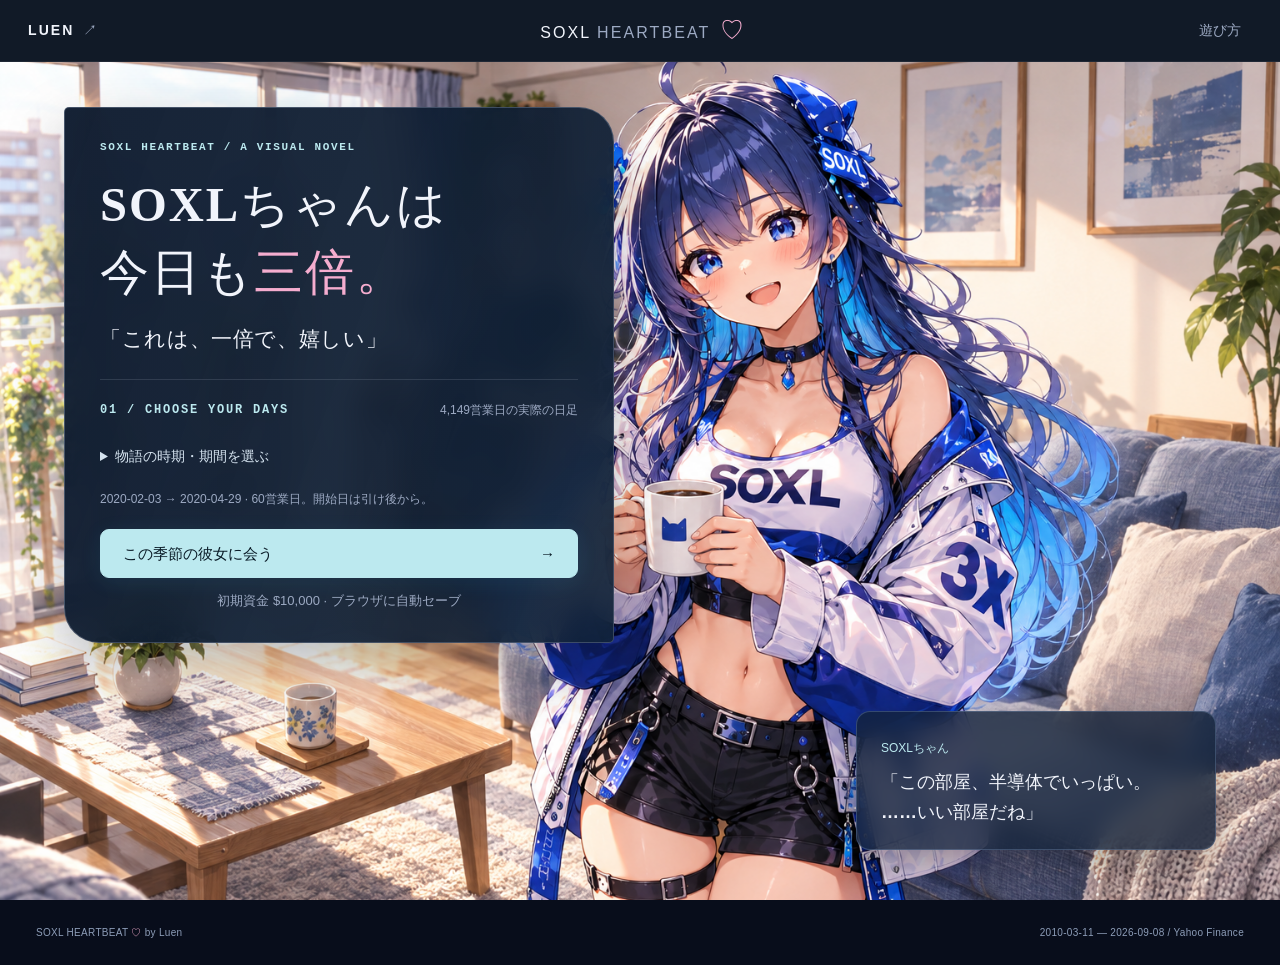
<file: soxl-game/index.html>
<!DOCTYPE html>
<html lang="ja">
<head>
  <meta charset="UTF-8">
  <meta name="viewport" content="width=device-width, initial-scale=1.0">
  <meta name="theme-color" content="#080d1b">
  <title>SOXLちゃんは今日も三倍 — SOXL HEARTBEAT</title>
  <meta name="description" content="小説「SOXLちゃんは今日も三倍」をもとに、実際の相場と暮らすノベルゲーム。一枚絵のある日常、半導体の友人たち、恋とトレードが交差する。">
  <link rel="icon" href="assets/images/icon.png" type="image/png">
  <link rel="stylesheet" href="assets/css/style.css">
  <link rel="stylesheet" href="assets/css/novel.css">
  <link rel="preload" as="image" href="assets/scenes/room-morning.png">
  <script type="module" src="assets/js/game.js"></script>
</head>
<body class="novel-mode">
  <a class="skip" href="#main">ゲームへスキップ</a>
  <header class="app-header">
    <a href="../index.html" class="home-link" aria-label="ルエンのホームページへ">LUEN<span>↗</span></a>
    <a href="#main" class="wordmark">SOXL <b>HEARTBEAT</b><span class="heart">♡</span></a>
    <nav aria-label="ゲームメニュー"><button id="help-button" class="quiet">遊び方</button><button id="menu-button" class="quiet" hidden>メニュー</button></nav>
  </header>
  <main id="main">
    <section id="start-screen" class="start-screen" aria-labelledby="game-title">
      <div class="start-copy">
        <p class="eyebrow">SOXL HEARTBEAT / A VISUAL NOVEL</p>
        <h1 id="game-title">SOXLちゃんは<br>今日も<span>三倍。</span></h1>
        <p class="start-lead">「これは、一倍で、嬉しい」</p>
        <form id="start-form" class="start-form">
          <div class="form-heading"><span class="tiny-label">01 / CHOOSE YOUR DAYS</span><span id="data-status" class="muted" role="status">過去の日足を読み込み中…</span></div>
          <details class="period-settings"><summary>物語の時期・期間を選ぶ</summary>
          <div class="era-buttons" aria-label="開始時期の候補">
            <button type="button" data-start="2010-03-11">2010 <small>はじまり</small></button>
            <button type="button" data-start="2020-02-03" class="selected">2020 <small>あの春</small></button>
            <button type="button" data-start="2022-01-03">2022 <small>冬から</small></button>
            <button type="button" data-start="2023-05-01">2023 <small>新緑</small></button>
            <button type="button" data-start="2026-06-01">2026 <small>この夏</small></button>
          </div>
          <div class="start-fields"><label>好きな日から始める<input id="start-date" type="date" value="2020-02-03" min="2010-03-11" required></label><label>一緒に過ごす期間<select id="duration"><option value="30">30営業日 · 短編</option><option value="60" selected>60営業日 · おすすめ</option><option value="120">120営業日 · じっくり</option><option value="0">収録最終日まで</option></select></label></div>
          </details>
          <p id="period-note" class="small muted">休日を選ぶと、次の営業日から始まります。</p>
          <button id="new-game" class="primary start-button" type="submit" disabled>この季節の彼女に会う <span>→</span></button>
          <button id="continue-button" class="continue-button" type="button" hidden>つづきから</button>
          <p class="start-footnote">初期資金 $10,000 · ブラウザに自動セーブ</p>
        </form>
      </div>
      <div class="start-visual"><img src="assets/scenes/room-morning.png" alt="朝日の差す部屋で、マグカップを手に迎えてくれるSOXLちゃん" fetchpriority="high"><div class="start-quote"><span>SOXLちゃん</span><p>「この部屋、半導体でいっぱい。<br>……いい部屋だね」</p></div></div>
    </section>

    <section id="game-screen" class="game-screen" hidden aria-label="SOXLちゃんと過ごす物語">
      <div id="character-stage" class="character-stage">
        <img id="story-art" class="story-art" src="assets/backgrounds/room-morning.png" alt="朝の自宅">
        <div id="standing-character" class="standing-character" role="img" aria-label="SOXLちゃん" hidden>
          <img id="standing-body" alt="" width="1024" height="1536">
          <img id="standing-eyes" class="face-layer eyes-layer" alt="" width="1024" height="1536" hidden>
          <img id="standing-mouth" class="face-layer mouth-layer" alt="" width="1024" height="1536" hidden>
        </div>
        <span id="cg-caption" class="cg-caption" hidden>思い出の一枚</span>
        <div class="scene-shade" aria-hidden="true"></div>
        <div class="scene-hud">
          <div class="scene-position"><span id="chapter-label">第一話 / 三倍の朝</span><h1 id="location-name">自宅・朝</h1><p>米国 <time id="current-date"></time><span id="day-counter" class="day-counter"></span></p></div>
          <div class="scene-status"><span id="mood-label" class="mood-label"></span><span id="relationship-label" class="relationship-label"></span><div class="relationship"><div><span>♡ 親密度</span><strong id="affection-value">25</strong><progress id="affection-meter" max="100" value="25" aria-label="親密度"></progress></div><div><span>◇ 信頼</span><strong id="trust-value">25</strong><progress id="trust-meter" max="100" value="25" aria-label="信頼"></progress></div></div><button id="view-art" class="glass-button">ウィンドウを隠す</button></div>
        </div>
        <div class="session-progress"><div id="session-progress"></div></div>
        <div id="date-plan" class="date-plan" hidden></div>
        <div class="novel-console">
          <div class="dialogue-box">
            <div class="dialogue-heading"><div class="speaker"><span id="dialogue-tag">SOXLちゃん</span></div><div class="reading-controls"><button id="reveal-line" class="text-button" hidden>全文表示</button><span id="dialogue-counter">今日の会話</span></div></div>
            <p id="scene-text" class="scene-text" hidden></p>
            <p id="dialogue-text" class="dialogue-text" aria-hidden="true"></p>
            <p id="dialogue-accessible" class="visually-hidden" role="status" aria-live="polite"></p>
            <div id="dialogue-choices" class="dialogue-choices"></div>
            <p id="relationship-feedback" class="relationship-feedback" aria-live="polite" hidden></p>
            <div id="story-source" class="story-source" hidden></div>
          </div>
          <div class="advance-bar"><div class="novel-actions"><button id="trade-button" class="glass-button">▥ 相場と売買 <span id="trade-badge"></span></button><button id="date-button" class="glass-button">♡ デート</button><button id="family-button" class="glass-button">仲間の近況</button><button id="record-button" class="glass-button">思い出</button><button id="backlog-button" class="glass-button">会話ログ</button></div><button id="advance-button" class="primary">続きを読む <span>▸</span></button></div>
          <div class="scene-foot"><span id="advance-label"></span><small id="advance-note"></small><span id="save-status">自動セーブ</span></div>
        </div>
        <button id="restore-ui" class="glass-button restore-ui" hidden>会話に戻る</button>
      </div>
    </section>
  </main>
  <footer class="site-footer"><span>SOXL HEARTBEAT <span class="heart">♡</span> by Luen</span><span id="coverage">日足データを読み込み中</span></footer>
  <div id="toast" class="toast" role="status" hidden></div>
  <dialog id="trade-modal" class="trade-window" aria-labelledby="trade-title"><div class="modal-header"><h2 id="trade-title">今夜の作戦会議</h2><button id="trade-close" class="icon-button" aria-label="物語に戻る">×</button></div><p class="trade-intro">窓の外は夜。チャートを確認して、明日の注文を決める。</p>        <div class="market-column">
          <section class="account-strip" aria-label="運用状況"><div class="total-stat"><span>総資産</span><strong id="total-equity">$10,000.00</strong><small id="total-return"></small></div><div><span>現金</span><strong id="cash"></strong></div><div><span>保有評価額</span><strong id="holding-value"></strong><small id="holding-shares"></small></div></section>
          <section class="chart-card" aria-labelledby="chart-title">
            <div class="chart-heading"><div><h2 id="chart-title">SOXL <span>日足 / USD</span></h2><div class="quote"><strong id="close-price"></strong><span id="daily-change"></span></div></div><div class="chart-range" role="group" aria-label="ローソク足の表示本数"><button data-range="30">30日</button><button data-range="60" class="selected" aria-pressed="true">60日</button><button data-range="120">120日</button></div></div>
            <p id="chart-readout" class="chart-readout" aria-live="off"></p>
            <div class="canvas-wrap"><canvas id="price-chart" tabindex="0" aria-label="過去の日足ローソク足。左右キーで各日の四本値を選択。下の日足データから表でも確認できます。"></canvas></div>
            <div class="chart-legend"><span><i class="green"></i>陽線</span><span><i class="pink"></i>陰線</span><span><i class="purple"></i>20日平均</span><span>▲ 買い / ▼ 売り</span><button id="ohlc-button" class="text-button">日足データ</button></div>
            <div class="market-note"><span class="note-label">SOXLちゃんの相場メモ</span><p id="market-explanation"></p><div id="context-event" class="context-event" hidden></div></div>
          </section>
          <section class="ticket" aria-labelledby="ticket-title"><div class="section-heading"><h2 id="ticket-title">明日の作戦</h2><span class="small muted">翌営業日の始値で約定</span></div><div class="trade-settings"><span class="small">現金 / 保有株の</span><div class="fraction-buttons" role="group" aria-label="注文割合"><button data-fraction="0.25">25%</button><button data-fraction="0.5" class="selected" aria-pressed="true">50%</button><button data-fraction="1">100%</button></div><button id="buy-button" class="buy-button">買い予約</button><button id="sell-button" class="sell-button">売り予約</button></div><div class="pending-line"><p id="pending-order">予約なし · このままなら保有を継続</p><button id="cancel-order" class="text-button" hidden>取り消す</button></div><details class="position-details"><summary>ポジション詳細</summary><dl><div><dt>平均取得単価（手数料込）</dt><dd id="average-cost"></dd></div><div><dt>含み損益</dt><dd id="unrealized"></dd></div><div><dt>確定損益</dt><dd id="realized"></dd></div><div><dt>売買手数料の合計</dt><dd id="fees"></dd></div></dl></details></section>
        </div>
<button id="return-to-story" class="primary return-to-story">部屋に戻る →</button></dialog>
  <dialog id="modal" aria-labelledby="modal-title"><div class="modal-header"><h2 id="modal-title"></h2><button id="modal-close" class="icon-button" aria-label="閉じる">×</button></div><div id="modal-content"></div></dialog>
</body>
</html>
</file>
<file: soxl-game/assets/css/style.css>
@charset "UTF-8";
:root {
  color-scheme:dark;
  --bg:#080d1b;
  --panel:#101829;
  --stage:#0b1125;
  --line:#28324a;
  --text:#f1f4fb;
  --muted:#9daac3;
  --cyan:#72ddff;
  --pink:#ff90bb;
  --green:#52dfbb;
  --red:#ff7896;
  --purple:#b799ff;
  font-family:Inter,"Hiragino Kaku Gothic ProN","Yu Gothic",Meiryo,sans-serif;
  font-synthesis:none;
  font-size:15px
}
* {
  box-sizing:border-box
}
body {
  margin:0;
  background:radial-gradient(ellipse at 85% 0,#18224255,transparent 50%),var(--bg);
  color:var(--text);
  line-height:1.7
}
button,input,select {
  font:inherit
}
button,a,input,select,summary,canvas {
  -webkit-tap-highlight-color:transparent
}
button {
  cursor:pointer
}
button:disabled {
  opacity:.4;
  cursor:not-allowed
}
button {
  border:1px solid var(--line);
  color:var(--text);
  background:#172137;
  border-radius:9px;
  padding:9px 15px;
  line-height:1.4;
  transition:background .15s,border-color .15s,transform .15s
}
button:hover:not(:disabled) {
  background:#26364f;
  border-color:#5f769c
}
button:active:not(:disabled) {
  transform:translateY(1px)
}
button:focus-visible,a:focus-visible,input:focus-visible,select:focus-visible,summary:focus-visible,canvas:focus-visible {
  outline:2px solid var(--cyan);
  outline-offset:4px
}
a {
  color:var(--cyan);
  text-decoration:none
}
a:hover {
  text-decoration:underline
}
h1,h2,h3,p {
  margin:0
}
h2 {
  font-size:18px
}
h3 {
  font-size:16px
}
img {
  max-width:100%;
  display:block
}
[hidden] {
  display:none!important
}
.muted {
  color:var(--muted)
}
.small {
  font-size:12px
}
.eyebrow,.tiny-label {
  font-family:ui-monospace,monospace;
  letter-spacing:.15em;
  color:var(--cyan);
  font-size:11px;
  font-weight:700
}
.heart {
  color:var(--pink)
}
.app-header {
  max-width:1440px;
  margin:auto;
  min-height:78px;
  padding:0 36px;
  display:flex;
  align-items:center;
  justify-content:space-between;
  gap:20px;
  border-bottom:1px solid #ffffff10
}
.home-link {
  font-weight:900;
  letter-spacing:.15em;
  color:var(--text);
  font-size:14px
}
.home-link span {
  color:var(--muted);
  margin-left:8px
}
.wordmark {
  font-size:16px;
  letter-spacing:.13em;
  color:var(--text);
  white-space:nowrap
}
.wordmark b {
  font-weight:400;
  color:var(--muted)
}
.wordmark .heart {
  font-size:24px;
  margin-left:10px
}
.app-header nav {
  display:flex;
  gap:8px
}
.quiet {
  border-color:transparent;
  background:transparent;
  color:var(--muted);
  font-size:13px;
  padding:8px 10px
}
.skip {
  position:fixed;
  top:-80px;
  left:20px;
  z-index:100;
  background:var(--panel);
  padding:12px
}
.skip:focus {
  top:12px
}
.start-screen {
  max-width:1300px;
  margin:auto;
  display:grid;
  grid-template-columns:1.05fr 1fr;
  min-height:760px;
  padding:60px 36px 40px;
  gap:40px;
  align-items:center
}
.start-copy {
  position:relative;
  z-index:1
}
.start-copy h1 {
  font-size:clamp(42px,4.7vw,66px);
  font-weight:850;
  letter-spacing:.015em;
  line-height:1.28;
  margin:22px 0
}
.start-copy h1 span {
  color:var(--pink)
}
.start-lead {
  font-size:21px;
  font-weight:700;
  letter-spacing:.03em
}
.start-description {
  font-size:15px;
  color:var(--muted);
  margin-top:15px;
  line-height:1.9
}
.game-tags {
  display:flex;
  gap:8px;
  flex-wrap:wrap;
  margin:22px 0
}
.game-tags span {
  font-size:11px;
  border:1px solid var(--line);
  border-radius:5px;
  padding:3px 8px;
  color:#c2cee4
}
.start-form {
  max-width:555px;
  margin-top:30px;
  border-top:1px solid var(--line);
  padding-top:20px
}
.form-heading {
  display:flex;
  gap:12px;
  justify-content:space-between;
  align-items:center;
  margin-bottom:15px
}
.form-heading .muted {
  font-size:10px
}
.era-buttons {
  display:grid;
  grid-template-columns:repeat(5,1fr);
  gap:7px
}
.era-buttons button {
  padding:8px 3px;
  font-family:ui-monospace,monospace;
  font-size:17px
}
.era-buttons small {
  display:block;
  font-family:inherit;
  color:var(--muted);
  font-size:10px;
  margin-top:4px
}
.selected {
  border-color:var(--cyan)!important;
  background:#173647!important;
  color:#b4eeff!important
}
.start-fields {
  display:grid;
  grid-template-columns:1fr 1fr;
  gap:14px;
  margin-top:18px
}
label {
  font-size:12px;
  color:var(--muted)
}
input,select {
  width:100%;
  min-width:0;
  display:block;
  background:#111b2c;
  color:var(--text);
  border:1px solid var(--line);
  border-radius:7px;
  padding:10px;
  margin-top:6px;
  font-size:14px;
  min-height:43px
}
.start-fields input {
  font-variant-numeric:tabular-nums
}
.start-form .small {
  margin-top:10px
}
.primary {
  background:var(--cyan);
  border-color:var(--cyan);
  color:#081925;
  font-weight:800;
  padding:13px 22px;
  font-size:15px;
  box-shadow:0 4px 22px #3ecbff15
}
.primary:hover:not(:disabled) {
  background:#a6eaff;
  border-color:#a6eaff
}
.primary span {
  margin-left:20px
}
.start-button {
  width:100%;
  margin-top:20px;
  display:flex;
  justify-content:space-between;
  align-items:center
}
.continue-button {
  width:100%;
  margin-top:10px;
  background:transparent;
  color:var(--cyan)
}
.start-footnote {
  text-align:center;
  color:var(--muted);
  font-size:11px;
  margin-top:12px
}
.start-visual {
  height:780px;
  max-height:86vh;
  min-height:640px;
  background:var(--stage);
  overflow:hidden;
  border:1px solid #263454;
  border-radius:140px 20px 20px 20px;
  position:relative;
  align-self:stretch
}
.start-visual>img {
  height:100%;
  width:100%;
  object-fit:cover;
  object-position:50% 25%;
  position:relative;
  z-index:1
}
.visual-number {
  position:absolute;
  z-index:2;
  left:24px;
  top:100px;
  font-size:64px;
  line-height:1;
  font-weight:900;
  letter-spacing:-.06em;
  color:#ffffff14;
  pointer-events:none
}
.visual-number span {
  font-size:120px
}
.start-quote {
  position:absolute;
  z-index:3;
  bottom:66px;
  left:25px;
  right:25px;
  padding:21px 24px;
  border:1px solid #829ec94f;
  border-radius:14px;
  background:#0a1529ed;
  box-shadow:0 16px 40px #0005;
  backdrop-filter:blur(12px)
}
.start-quote span {
  font-size:12px;
  color:var(--cyan)
}
.start-quote p {
  margin-top:7px;
  font-size:18px;
  font-weight:700;
  line-height:1.7
}
.visual-caption {
  position:absolute;
  bottom:22px;
  left:0;
  right:0;
  text-align:center;
  font-family:ui-monospace,monospace;
  letter-spacing:.15em;
  font-size:10px;
  color:var(--muted);
  z-index:3
}
.game-screen {
  max-width:1440px;
  margin:auto;
  padding:25px 36px 0
}
.session-heading {
  display:flex;
  justify-content:space-between;
  align-items:center;
  gap:15px
}
.session-heading h1 {
  font-family:ui-monospace,monospace;
  font-size:26px;
  line-height:1.6;
  letter-spacing:.01em
}
.day-counter {
  font-size:12px;
  color:var(--muted);
  font-weight:400;
  margin-left:16px
}
.session-tools {
  display:flex;
  align-items:center;
  gap:14px
}
.session-progress {
  height:2px;
  background:var(--line);
  margin:14px 0 24px
}
.session-progress>div {
  height:100%;
  background:linear-gradient(90deg,var(--cyan),var(--pink));
  transition:width .3s
}
.dashboard {
  display:grid;
  grid-template-columns:minmax(0,1.5fr) minmax(350px,1fr);
  gap:24px;
  align-items:start
}
.market-column,.character-column {
  min-width:0
}
.account-strip {
  display:grid;
  grid-template-columns:1.35fr 1fr 1fr;
  gap:12px;
  margin-bottom:21px
}
.account-strip>div {
  border-right:1px solid var(--line);
  padding-right:10px
}
.account-strip>div:last-child {
  border:0
}
.account-strip span {
  font-size:11px;
  color:var(--muted);
  display:block
}
.account-strip strong {
  display:block;
  font-size:19px;
  font-variant-numeric:tabular-nums;
  line-height:1.6;
  white-space:nowrap;
  letter-spacing:-.02em
}
.account-strip .total-stat strong {
  font-size:29px;
  line-height:1.25;
  margin-top:3px
}
.account-strip small {
  font-size:11px;
  color:var(--muted);
  display:block
}
.positive {
  color:var(--green)!important
}
.negative {
  color:var(--red)!important
}
.chart-card,.ticket {
  border:1px solid var(--line);
  background:linear-gradient(140deg,#111b2d,#0e1626);
  border-radius:14px;
  overflow:hidden
}
.chart-heading {
  padding:20px 20px 5px;
  display:flex;
  align-items:center;
  justify-content:space-between;
  gap:10px
}
.chart-heading h2 {
  font-size:16px
}
.chart-heading h2 span {
  font-size:10px;
  font-weight:400;
  color:var(--muted);
  margin-left:10px
}
.quote {
  display:flex;
  align-items:center;
  gap:12px;
  margin-top:2px;
  font-variant-numeric:tabular-nums
}
.quote strong {
  font-size:27px
}
.quote>span {
  font-size:13px
}
.chart-range,.fraction-buttons {
  display:flex;
  gap:4px
}
.chart-range button {
  font-size:11px;
  padding:6px 9px
}
.chart-readout {
  font-family:ui-monospace,monospace;
  font-size:10px;
  color:var(--muted);
  min-height:38px;
  padding:8px 20px;
  line-height:1.5
}
.canvas-wrap {
  width:100%;
  min-height:292px
}
canvas {
  display:block;
  width:100%;
  touch-action:pan-y
}
.chart-legend {
  padding:0 20px 13px;
  display:flex;
  align-items:center;
  gap:14px;
  flex-wrap:wrap;
  color:var(--muted);
  font-size:10px
}
.chart-legend span {
  display:flex;
  align-items:center;
  gap:5px
}
.chart-legend i {
  width:8px;
  height:8px;
  border-radius:2px
}
.green {
  background:var(--green)
}
.pink {
  background:var(--red)
}
.purple {
  background:var(--purple)
}
.text-button {
  background:none;
  border:none;
  padding:0;
  color:var(--cyan);
  font-size:11px
}
.chart-legend .text-button {
  margin-left:auto
}
.market-note {
  border-top:1px solid var(--line);
  padding:14px 20px 16px;
  background:#72ddff04
}
.note-label {
  font-size:10px;
  letter-spacing:.04em;
  color:var(--cyan)
}
.market-note p {
  font-size:12px;
  color:#bfcee3;
  line-height:1.9;
  margin-top:5px
}
.context-event {
  margin-top:10px;
  border-top:1px solid var(--line);
  padding-top:9px;
  font-size:11px;
  color:var(--muted)
}
.context-event a {
  display:inline-block;
  margin-top:5px
}
.ticket {
  margin-top:18px;
  padding:18px 20px
}
.section-heading {
  display:flex;
  align-items:center;
  justify-content:space-between;
  gap:10px
}
.section-heading h2 {
  font-size:14px
}
.trade-settings {
  display:flex;
  align-items:center;
  gap:8px;
  flex-wrap:wrap;
  margin:16px 0
}
.trade-settings>.small {
  font-size:10px;
  color:var(--muted)
}
.fraction-buttons {
  margin-right:auto
}
.fraction-buttons button {
  font-size:12px;
  padding:8px 11px
}
.buy-button,.sell-button {
  font-size:13px;
  font-weight:700
}
.buy-button {
  color:var(--green);
  background:#12403666;
  border-color:#317461
}
.sell-button {
  color:var(--red);
  background:#501f3066;
  border-color:#88445a
}
.pending-line {
  display:flex;
  align-items:center;
  justify-content:space-between;
  gap:8px;
  min-height:22px
}
.pending-line p {
  font-size:11px;
  color:var(--muted)
}
.position-details {
  margin-top:14px;
  padding-top:12px;
  border-top:1px solid var(--line);
  font-size:11px;
  color:var(--muted)
}
summary {
  cursor:pointer;
  min-height:24px
}
dl {
  margin:8px 0 0
}
dl>div {
  display:flex;
  justify-content:space-between;
  gap:20px;
  padding:5px 0
}
dd {
  margin:0;
  color:var(--text);
  font-variant-numeric:tabular-nums
}
.relationship {
  display:flex;
  gap:24px;
  padding:0 4px 16px
}
.relationship>div {
  flex:1;
  display:grid;
  grid-template-columns:1fr auto;
  align-items:center;
  gap:6px;
  font-size:12px;
  color:var(--muted)
}
.relationship strong {
  color:var(--text);
  font-size:14px
}
.relationship progress {
  grid-column:1/-1;
  height:4px;
  border:0;
  border-radius:5px;
  width:100%;
  overflow:hidden;
  appearance:none
}
.relationship progress::-webkit-progress-bar {
  background:#273048
}
.relationship progress::-webkit-progress-value {
  background:var(--pink)
}
.relationship progress::-moz-progress-bar {
  background:var(--pink)
}
#trust-meter::-webkit-progress-value {
  background:var(--cyan)
}
#trust-meter::-moz-progress-bar {
  background:var(--cyan)
}
.character-stage {
  height:440px;
  position:relative;
  background:var(--stage);
  overflow:hidden;
  border:1px solid #2d3a56;
  border-radius:16px 16px 0 0
}
.character-stage:after {
  content:"";
  position:absolute;
  inset:60% 0 0;
  background:linear-gradient(transparent,#0b1125);
  pointer-events:none
}
.character-stage>img {
  width:100%;
  height:100%;
  object-fit:cover;
  object-position:center 18%;
  transition:opacity .2s
}
.stage-top {
  position:absolute;
  top:15px;
  left:15px;
  right:15px;
  display:flex;
  justify-content:space-between;
  align-items:start;
  gap:6px;
  z-index:2
}
.mood-label,.relationship-label {
  font-size:10px;
  border:1px solid #788dac4a;
  background:#081326dc;
  backdrop-filter:blur(7px);
  padding:5px 9px;
  border-radius:20px
}
.mood-label {
  color:var(--cyan)
}
.relationship-label {
  color:var(--pink)
}
.stage-bottom {
  position:absolute;
  z-index:3;
  bottom:15px;
  left:20px;
  right:18px;
  display:flex;
  justify-content:space-between;
  align-items:center;
  gap:10px
}
.stage-name {
  font-size:26px;
  font-weight:850;
  letter-spacing:.04em
}
.stage-name span {
  font-size:13px;
  letter-spacing:0;
  margin-left:4px
}
.date-button {
  color:var(--pink);
  border-color:#976380;
  background:#1e1834de;
  font-size:12px
}
.dialogue-box {
  border:1px solid #374763;
  border-top:1px solid #41577c;
  border-radius:0 0 14px 14px;
  background:linear-gradient(130deg,#182740,#111b30);
  padding:17px 20px 20px;
  position:relative;
  z-index:2
}
.dialogue-heading {
  display:flex;
  justify-content:space-between;
  gap:10px;
  align-items:center
}
.dialogue-heading>span:first-child {
  font-size:11px;
  color:var(--cyan);
  font-weight:700
}
.dialogue-text {
  font-size:15px;
  line-height:1.95;
  margin:9px 0 15px;
  min-height:58px
}
.dialogue-choices {
  display:grid;
  gap:7px
}
.dialogue-choices button {
  text-align:left;
  background:#0c172ac2;
  font-size:12px;
  line-height:1.65;
  padding:10px 12px;
  border-color:#344765;
  border-radius:7px
}
.dialogue-choices button:hover {
  border-color:var(--pink);
  background:#2b2642
}
.dialogue-choices button:before {
  content:'›';
  margin-right:9px;
  color:var(--pink)
}
.scene-text {
  margin-top:12px;
  color:#b9bdd6;
  font-size:11px;
  border-left:2px solid var(--pink);
  padding-left:10px
}
.date-plan {
  padding:9px 14px;
  background:#2a1933;
  border-left:1px solid #64365e;
  border-right:1px solid #64365e;
  color:#e9b5db;
  font-size:11px
}
.relationship-feedback {
  color:var(--pink);
  font-size:11px;
  margin-top:12px
}
.advance-bar {
  position:sticky;
  bottom:0;
  z-index:5;
  margin-top:22px;
  border:1px solid #40516e;
  background:#101b2eef;
  backdrop-filter:blur(16px);
  border-radius:12px 12px 0 0;
  padding:14px 20px;
  display:flex;
  justify-content:space-between;
  align-items:center;
  gap:20px;
  box-shadow:0 -10px 40px #0003
}
.advance-bar>div>span {
  font-size:13px
}
.advance-bar small {
  display:block;
  color:var(--muted);
  font-size:10px;
  margin-top:3px
}
.advance-bar .primary {
  min-width:225px
}
.site-footer {
  max-width:1440px;
  margin:auto;
  padding:24px 36px;
  display:flex;
  justify-content:space-between;
  gap:12px;
  font-size:10px;
  letter-spacing:.03em;
  color:#8d9db8
}
.toast {
  position:fixed;
  top:90px;
  left:50%;
  transform:translateX(-50%);
  width:max-content;
  max-width:90vw;
  z-index:30;
  background:#23364f;
  color:var(--text);
  border:1px solid #6587b1;
  box-shadow:0 8px 30px #0008;
  padding:12px 22px;
  border-radius:10px;
  font-size:13px
}
dialog {
  background:#101a2c;
  color:var(--text);
  border:1px solid #435571;
  border-radius:18px;
  padding:25px 28px;
  width:min(680px,calc(100% - 28px));
  max-height:88dvh;
  box-shadow:0 25px 100px #0009
}
dialog::backdrop {
  background:#040916cc;
  backdrop-filter:blur(6px)
}
.modal-header {
  display:flex;
  align-items:center;
  justify-content:space-between;
  gap:16px;
  border-bottom:1px solid var(--line);
  padding-bottom:15px;
  margin-bottom:20px
}
.modal-header h2 {
  font-size:20px
}
.icon-button {
  font-size:23px;
  padding:0 9px;
  background:transparent;
  border-color:transparent
}
.prose {
  font-size:13px;
  line-height:1.9;
  color:#bfcce2
}
.prose p+p {
  margin-top:14px
}
.prose h3 {
  color:var(--text);
  margin:23px 0 8px
}
.prose ol,.prose ul {
  padding-left:22px
}
.prose li {
  margin:8px 0
}
.source-line {
  border-top:1px solid var(--line);
  padding-top:16px;
  margin-top:18px;
  font-size:11px
}
.modal-actions {
  display:flex;
  gap:10px;
  margin-top:22px;
  flex-wrap:wrap
}
.venue-list {
  display:grid;
  gap:10px
}
.venue-option {
  text-align:left;
  padding:16px;
  display:flex;
  align-items:center;
  gap:16px
}
.venue-option .venue-icon {
  font-size:30px
}
.venue-option strong {
  font-size:15px;
  display:block
}
.venue-option small {
  display:block;
  font-size:12px;
  color:var(--muted);
  margin-top:5px
}
.venue-option .cost {
  margin-left:auto;
  font-size:12px;
  color:var(--cyan);
  white-space:nowrap
}
.table-wrap {
  overflow:auto;
  max-height:48vh;
  border:1px solid var(--line);
  border-radius:9px;
  margin-top:14px
}
table {
  border-collapse:collapse;
  width:100%;
  font-size:11px;
  white-space:nowrap;
  font-variant-numeric:tabular-nums
}
th,td {
  padding:9px 12px;
  text-align:right;
  border-bottom:1px solid var(--line)
}
th {
  background:#202d43;
  position:sticky;
  top:0;
  color:var(--muted);
  font-weight:500
}
td:first-child,th:first-child {
  text-align:left
}
.memory {
  border:1px solid var(--line);
  padding:13px 15px;
  border-radius:10px;
  margin:10px 0
}
.memory h3 {
  font-size:12px;
  color:var(--pink)
}
.memory p {
  font-size:12px;
  margin:8px 0;
  color:#ccd7e9
}
.memory small {
  font-size:10px;
  color:var(--muted)
}
.ending-card {
  text-align:center
}
.ending-art {
  height:260px;
  width:100%;
  object-fit:cover;
  object-position:center 18%;
  border-radius:12px;
  margin-bottom:20px
}
.ending-card .eyebrow {
  color:var(--pink)
}
.ending-card h3 {
  font-size:26px;
  line-height:1.5;
  margin:8px 0 14px
}
.ending-card blockquote {
  font-size:14px;
  line-height:1.95;
  margin:0 10px 20px;
  color:#cbd5e8
}
.result-grid {
  display:grid;
  grid-template-columns:1fr 1fr;
  gap:10px;
  text-align:left;
  margin-top:18px
}
.result-grid>div {
  background:#0c1424;
  border:1px solid var(--line);
  border-radius:9px;
  padding:12px 15px
}
.result-grid span {
  font-size:10px;
  color:var(--muted);
  display:block
}
.result-grid strong {
  font-size:19px
}
.ending-card .modal-actions {
  justify-content:center
}
.character-stage.react>img {
  animation:pop .55s ease-out
}
.character-stage.crash>img {
  animation:wobble .45s ease-out
}
@keyframes pop {
  0% {
    transform:translateY(6px)
  }
  45% {
    transform:translateY(-7px)
  }
  100% {
    transform:none
  }
}
@keyframes wobble {
  0%,100% {
    transform:none
  }
  25% {
    transform:translateX(-5px)
  }
  75% {
    transform:translateX(5px)
  }
}
@media(min-width:1500px) {
  .start-screen {
    padding-top:75px
  }
  .start-visual {
    height:830px;
    max-height:none
  }
  .character-stage {
    height:480px
  }
}
@media(max-width:1100px) {
  .app-header {
    padding:0 24px
  }
  .game-screen {
    padding:20px 24px 0
  }
  .dashboard {
    gap:18px;
    grid-template-columns:minmax(0,1.25fr) minmax(315px,1fr)
  }
  .account-strip strong {
    font-size:16px
  }
  .account-strip .total-stat strong {
    font-size:24px
  }
  .trade-settings>.small {
    display:none
  }
  .character-stage {
    height:390px
  }
  .dialogue-box {
    padding:15px
  }
  .start-screen {
    gap:25px;
    padding:36px 24px
  }
  .start-visual {
    min-height:690px
  }
  .start-quote {
    left:15px;
    right:15px;
    padding:18px
  }
  .start-quote p {
    font-size:16px
  }
  .form-heading {
    flex-wrap:wrap;
    gap:6px
  }
}
@media(max-width:820px) {
  .wordmark {
    font-size:12px;
    letter-spacing:.08em
  }
  .app-header {
    padding:0 18px;
    min-height:64px;
    gap:10px
  }
  .home-link {
    font-size:11px
  }
  .app-header nav {
    gap:0
  }
  .quiet {
    font-size:12px;
    padding:7px
  }
  .start-screen {
    grid-template-columns:1fr;
    position:relative;
    max-width:600px;
    padding-top:34px;
    gap:26px
  }
  .start-copy h1 {
    font-size:46px;
    margin:16px 0
  }
  .start-visual {
    height:500px;
    min-height:0;
    max-height:none;
    border-radius:60px 16px 16px 16px
  }
  .start-visual>img {
    object-position:center 22%
  }
  .start-visual .visual-number {
    top:40px
  }
  .start-form {
    margin-top:24px;
    max-width:none
  }
  .start-description br {
    display:none
  }
  .start-description {
    max-width:420px
  }
  .start-copy .eyebrow {
    font-size:10px
  }
  .game-screen {
    padding:18px 16px 0
  }
  .dashboard {
    grid-template-columns:1fr;
    gap:20px
  }
  .character-column {
    display:grid;
    grid-template-columns:.9fr 1.1fr;
    gap:0;
    align-items:stretch
  }
  .relationship {
    grid-column:1/-1;
    padding:0 4px 12px
  }
  .character-stage {
    height:auto;
    min-height:340px;
    border-radius:14px 0 0 14px
  }
  .character-stage>img {
    position:absolute;
    height:100%;
    object-position:50% 5%
  }
  .dialogue-box {
    border-top:1px solid #374763;
    border-radius:0 14px 14px 0;
    min-height:340px
  }
  .stage-top {
    left:10px;
    right:10px;
    top:10px;
    flex-wrap:wrap;
    gap:4px
  }
  .stage-bottom {
    left:12px;
    right:12px;
    bottom:14px;
    flex-wrap:wrap;
    gap:8px
  }
  .stage-name {
    font-size:21px
  }
  .date-button {
    padding:8px 10px;
    font-size:11px
  }
  .date-plan {
    grid-column:1/-1;
    grid-row:2;
    padding:10px 14px;
    border:1px solid #64365e;
    border-radius:8px;
    margin-bottom:10px
  }
  .account-strip strong {
    font-size:19px
  }
  .account-strip .total-stat strong {
    font-size:28px
  }
  .session-heading h1 {
    font-size:23px
  }
  .session-tools {
    gap:5px;
    flex-direction:column;
    align-items:flex-end
  }
  .chart-heading {
    padding:16px 16px 5px
  }
  .ticket {
    padding:16px
  }
  .advance-bar {
    padding:12px 14px;
    margin-top:18px;
    gap:12px
  }
  .advance-bar .primary {
    min-width:180px;
    font-size:13px;
    padding:13px 15px
  }
  .advance-bar small {
    max-width:240px
  }
  .site-footer {
    padding:20px 18px;
    flex-wrap:wrap
  }
  .chart-readout {
    padding-left:16px;
    padding-right:16px
  }
  .market-note {
    padding:13px 16px
  }
  .session-progress {
    margin-bottom:18px
  }
}
@media(max-width:480px) {
  .wordmark .heart {
    margin-left:4px
  }
  .wordmark b {
    font-size:10px
  }
  .home-link span {
    display:none
  }
  .app-header {
    padding:0 12px
  }
  .start-screen {
    padding:28px 20px
  }
  .start-copy h1 {
    font-size:43px
  }
  .start-lead {
    font-size:18px
  }
  .start-description {
    font-size:13px
  }
  .start-fields {
    gap:10px
  }
  .start-fields label {
    font-size:10px
  }
  .start-fields input,.start-fields select {
    font-size:12px;
    padding:10px 7px
  }
  .game-tags {
    gap:5px
  }
  .game-tags span {
    font-size:10px
  }
  .start-visual {
    height:465px
  }
  .era-buttons button {
    font-size:15px
  }
  .game-screen {
    padding:15px 10px 0
  }
  .session-heading h1 {
    font-size:21px
  }
  .day-counter {
    font-size:10px;
    margin-left:8px
  }
  .session-heading .eyebrow {
    font-size:9px
  }
  .account-strip {
    gap:8px
  }
  .account-strip strong {
    font-size:15px
  }
  .account-strip .total-stat strong {
    font-size:24px
  }
  .account-strip span,.account-strip small {
    font-size:9px
  }
  .chart-heading {
    padding:14px 12px 5px
  }
  .quote {
    gap:8px
  }
  .quote strong {
    font-size:24px
  }
  .quote>span {
    font-size:11px
  }
  .chart-range button {
    padding:6px 7px;
    font-size:10px
  }
  .chart-legend {
    gap:9px;
    padding:0 12px 12px
  }
  .market-note {
    padding:12px
  }
  .chart-readout {
    font-size:9px;
    padding:6px 12px;
    min-height:42px
  }
  .ticket {
    padding:13px 12px
  }
  .trade-settings {
    gap:6px
  }
  .fraction-buttons button {
    font-size:11px;
    padding:8px 9px
  }
  .buy-button,.sell-button {
    font-size:11px;
    padding:9px 11px
  }
  .section-heading .small {
    font-size:10px
  }
  .character-column {
    grid-template-columns:1fr
  }
  .character-stage {
    height:320px;
    min-height:0;
    border-radius:14px 14px 0 0
  }
  .character-stage>img {
    object-fit:cover;
    object-position:center 15%;
    width:100%;
    height:100%
  }
  .stage-top {
    left:14px;
    right:14px;
    top:14px;
    flex-wrap:nowrap
  }
  .stage-bottom {
    left:17px;
    right:17px;
    bottom:14px
  }
  .stage-name {
    font-size:25px
  }
  .date-button {
    font-size:12px;
    padding:10px 13px
  }
  .dialogue-box {
    border-radius:0 0 14px 14px;
    min-height:0;
    padding:16px
  }
  .dialogue-text {
    font-size:14px;
    min-height:0
  }
  .dialogue-choices button {
    font-size:12px;
    min-height:42px
  }
  .advance-bar {
    padding:10px 11px
  }
  .advance-bar>div>span {
    font-size:10px
  }
  .advance-bar small {
    font-size:9px;
    max-width:160px;
    line-height:1.5
  }
  .advance-bar .primary {
    min-width:160px;
    padding:13px 10px;
    font-size:12px
  }
  .primary span {
    margin-left:12px
  }
  .site-footer {
    font-size:9px
  }
  .modal-header h2 {
    font-size:18px
  }
  dialog {
    padding:20px 17px
  }
  .venue-option {
    padding:12px;
    gap:12px
  }
  .venue-option .venue-icon {
    font-size:25px
  }
  .venue-option small {
    font-size:10px
  }
  .ending-card h3 {
    font-size:22px
  }
  .result-grid strong {
    font-size:17px
  }
}
@media(prefers-reduced-motion:reduce) {
  *,*::before,*::after {
    animation:none!important;
    transition:none!important;
    scroll-behavior:auto!important
  }
}
</file>
<file: soxl-game/assets/css/novel.css>
/* The story is the main stage; the original market surface lives in a dialogue. */
.novel-mode { --pink:#f5adcf; --cyan:#bce9ef; --line:#65708055; font-size:16px; }
.novel-mode .app-header { max-width:none; min-height:62px; padding:0 28px; background:#111a27; }
.novel-mode .quiet { font-size:14px; }
.novel-mode .start-screen { max-width:none; min-height:calc(100svh - 62px); padding:45px max(5vw,24px); position:relative; isolation:isolate; display:block; }
.novel-mode .start-copy { max-width:550px; padding:30px 35px; background:linear-gradient(110deg,#0c192df5,#102238ea); border:1px solid #ceddf73b; border-radius:5px 35px 5px 35px; box-shadow:0 25px 60px #02081144; backdrop-filter:blur(14px); }
.novel-mode .start-copy h1 { font-family:"Hiragino Mincho ProN","Yu Mincho",serif; font-size:clamp(35px,4.3vw,56px); letter-spacing:.04em; line-height:1.4; }
.novel-mode .start-visual { position:absolute; inset:0; width:100%; height:100%; min-height:0; max-height:none; border:0; border-radius:0; z-index:-1; }
.novel-mode .start-visual>img { object-fit:cover; object-position:62% 44%; width:100%; height:100%; }
.novel-mode .start-visual:after { content:""; position:absolute; inset:0; background:linear-gradient(90deg,#0b142343,transparent 75%); }
.novel-mode .start-quote { bottom:50px; right:5vw; left:auto; width:360px; background:#122138c9; }
.novel-mode .start-description { font-size:14px; color:#ccd6e3; }
.novel-mode .start-form { margin-top:22px; }
.novel-mode .game-tags { margin:17px 0; }
.novel-mode .game-tags span { font-size:12px; border:none; padding:0; margin-right:10px; }
.novel-mode .form-heading .muted,.novel-mode .tiny-label { font-size:12px; }
.novel-mode .era-buttons small { font-size:12px; }
.novel-mode label,.novel-mode .start-footnote { font-size:13px; }
.novel-mode .game-screen { max-width:none; padding:0; margin:0; }
.novel-mode.playing .site-footer { display:none; }
.novel-mode .character-stage { width:100%; height:calc(100svh - 62px); min-height:730px; border:0; border-radius:0; background:#142033; overflow:hidden; }
.novel-mode .character-stage:after { display:none; }
.novel-mode .character-stage>.story-art { position:absolute; inset:0; width:100%; height:100%; object-fit:cover; object-position:center top; }
.scene-shade { position:absolute; inset:0; background:linear-gradient(#071321aa 0,transparent 35%,transparent 48%,#081226a8 100%); pointer-events:none; }
.scene-hud { position:absolute; top:25px; left:3vw; right:3vw; display:flex; align-items:start; justify-content:space-between; gap:20px; z-index:2; text-shadow:0 2px 7px #0009; }
.scene-position>span { font-size:14px; letter-spacing:.1em; color:#e8d6f0; }
.scene-position h1 { font-family:"Hiragino Mincho ProN","Yu Mincho",serif; font-size:29px; letter-spacing:.08em; margin:6px 0; }
.scene-position p { font-size:14px; color:#e3e7f0; }
.novel-mode .day-counter { font-size:12px; }
.scene-status { width:285px; text-align:right; }
.novel-mode .mood-label,.novel-mode .relationship-label { font-size:12px; display:inline-block; background:#172438a8; border-color:#d3deef5c; margin-bottom:8px; }
.novel-mode .relationship { gap:16px; padding:5px 4px 10px; text-align:left; }
.novel-mode .relationship>div { color:#ecedf6; font-size:13px; }
.novel-mode .relationship strong { font-size:14px; }
.novel-mode .session-progress { position:absolute; top:0; left:0; right:0; margin:0; background:transparent; }
.novel-mode .date-plan { position:absolute; top:180px; left:3vw; z-index:2; border:1px solid #e2c3d55c; border-radius:5px; padding:7px 14px; background:#38243ea8; backdrop-filter:blur(5px); font-size:13px; }
.novel-console { position:absolute; bottom:18px; left:50%; transform:translateX(-50%); width:min(1160px,94%); z-index:3; }
.novel-mode .dialogue-box { background:linear-gradient(110deg,#102139ef,#17263be3); border:1px solid #d3e0f785; border-radius:8px 24px 8px 24px; padding:18px 28px 20px; box-shadow:0 12px 45px #0006; backdrop-filter:blur(12px); min-height:215px; }
.novel-mode .dialogue-heading { margin-bottom:7px; }
.speaker { display:flex; align-items:center; gap:12px; }
.speaker>img { width:44px; height:44px; object-fit:cover; object-position:50% 10%; border:1px solid #bccfeb80; border-radius:50%; }
.novel-mode .dialogue-heading .speaker>span { font-size:17px; font-weight:700; color:#d2e9ff; letter-spacing:.06em; }
#dialogue-counter { font-size:12px; color:#c2cfe0; }
.novel-mode .dialogue-text { font-size:18px; line-height:2; min-height:72px; margin:7px 0 12px; letter-spacing:.025em; white-space:pre-line; }
.novel-mode .dialogue-choices { grid-template-columns:repeat(3,minmax(0,1fr)); gap:10px; }
.novel-mode .dialogue-choices button { padding:11px 15px; min-height:50px; font-size:14px; border-color:#a3b8d063; background:#213347c9; line-height:1.7; }
.novel-mode .scene-text { font-size:14px; color:#e0d6e9; }
.novel-mode .relationship-feedback { font-size:13px; margin:9px 0 0; }
.novel-mode .advance-bar { border:0; border-radius:0; background:none; backdrop-filter:none; box-shadow:none; padding:12px 0 0; margin:0; position:relative; gap:18px; }
.novel-actions { display:flex; flex-wrap:wrap; gap:7px; align-items:center; }
.glass-button { border:1px solid #dce6f154; border-radius:5px; background:#12253bdc; color:#f0eaf3; font-size:14px; padding:10px 13px; min-height:42px; backdrop-filter:blur(8px); }
.glass-button:hover:not(:disabled) { background:#3a4765; border-color:#e3d3e9; }
.novel-mode .advance-bar .primary { min-width:190px; border-radius:6px; background:#ecd3e7; border-color:#ecd3e7; color:#32283c; font-size:16px; min-height:45px; }
.novel-mode .advance-bar .primary:hover:not(:disabled) { background:#ffe9f9; }
.scene-foot { display:flex; gap:12px; justify-content:space-between; font-size:12px; color:#e0e3ef; text-shadow:0 1px 4px #000; padding-top:6px; }
.scene-foot small { font-size:12px; margin-right:auto; }
.story-source { font-size:12px; color:#bfcee2; padding-top:7px; }
.story-source a { color:#d8e9ff; text-decoration:underline; }
.restore-ui { position:absolute; bottom:35px; right:35px; z-index:6; background:#14243ddc; }
.art-only .scene-hud,.art-only .novel-console,.art-only .scene-shade,.art-only .date-plan { display:none!important; }
.art-only.character-stage>.story-art { object-fit:contain; }
.novel-mode .character-stage.react>img,.novel-mode .character-stage.crash>img { animation:none; }
.novel-mode .trade-window { width:min(940px,96vw); }
.trade-intro { font-size:14px; color:var(--muted); margin-bottom:20px; }
.novel-mode .trade-window .market-column { display:block; }
.return-to-story { width:100%; margin-top:20px; }
.novel-mode .chart-readout,.novel-mode .chart-legend,.novel-mode .chart-heading h2 span,.novel-mode .market-note p,.novel-mode .note-label { font-size:12px; }
.novel-mode .account-strip span,.novel-mode .account-strip small,.novel-mode .position-details,.novel-mode .pending-line p { font-size:12px; }
.novel-mode .trade-settings>.small,.novel-mode .text-button { font-size:12px; }
.novel-mode .prose { font-size:14px; }
.novel-mode .small { font-size:12px; }
.novel-mode .ending-art { height:280px; object-position:center 35%; }
@media(max-width:1100px) {
  .novel-mode .start-copy { max-width:500px; padding:22px 26px; }
  .novel-mode .start-quote { right:3vw; width:290px; font-size:15px; }
  .novel-mode .dialogue-box { padding:17px 22px; }
  .novel-actions { gap:5px; }
  .glass-button { font-size:12px; padding:9px 10px; }
  .novel-mode .advance-bar .primary { min-width:175px; }
}
@media(max-width:820px) {
  .novel-mode .app-header { min-height:58px; padding:0 16px; }
  .novel-mode .start-screen { min-height:calc(100svh - 58px); padding:240px 20px 30px; }
  .novel-mode .start-copy { max-width:580px; margin:auto; background:#112138ed; }
  .novel-mode .start-visual>img { object-position:65% top; }
  .novel-mode .start-quote { display:none; }
  .novel-mode .start-copy h1 { font-size:38px; }
  .novel-mode .character-stage { height:calc(100svh - 58px); min-height:850px; }
  .scene-hud { top:18px; left:20px; right:20px; }
  .scene-status { width:230px; }
  .scene-position h1 { font-size:25px; }
  .novel-mode .character-stage>.story-art { object-position:57% top; }
  .novel-mode .dialogue-text { font-size:17px; }
  .novel-mode .dialogue-choices { grid-template-columns:1fr; gap:7px; }
  .novel-mode .dialogue-choices button { min-height:43px; padding:8px 14px; }
  .novel-mode .advance-bar { align-items:flex-end; gap:9px; }
  .novel-actions { max-width:440px; }
  .scene-foot small { display:none; }
  .novel-mode .date-plan { top:165px; left:20px; font-size:12px; }
}
@media(max-width:520px) {
  .novel-mode .start-screen { padding:185px 12px 20px; }
  .novel-mode .start-copy { padding:21px 18px; border-radius:6px 24px; }
  .novel-mode .start-copy h1 { font-size:34px; }
  .novel-mode .start-visual>img { object-position:58% top; }
  .novel-mode .character-stage { min-height:820px; height:calc(100svh - 58px); }
  .novel-mode .character-stage>.story-art { object-position:58% top; }
  .scene-hud { left:14px; right:14px; top:14px; gap:8px; }
  .scene-position { max-width:48%; }
  .scene-position>span { font-size:12px; letter-spacing:0; }
  .scene-position h1 { font-size:21px; }
  .scene-position p { font-size:12px; }
  .novel-mode .day-counter { display:block; margin:2px 0 0; }
  .scene-status { width:175px; }
  .novel-mode .relationship { gap:9px; padding-bottom:6px; }
  .novel-mode .relationship>div { font-size:12px; }
  .novel-mode .mood-label,.novel-mode .relationship-label { padding:4px 7px; margin:0 0 5px; }
  .novel-mode .date-plan { top:180px; left:14px; right:14px; }
  .novel-console { width:calc(100% - 20px); bottom:12px; }
  .novel-mode .dialogue-box { padding:14px 17px 15px; min-height:220px; border-radius:6px 20px; }
  .novel-mode .dialogue-text { font-size:16px; line-height:1.9; }
  .novel-mode .dialogue-heading .speaker>span { font-size:15px; }
  .speaker>img { width:34px; height:34px; }
  .novel-mode .advance-bar { display:grid; grid-template-columns:1fr; }
  .novel-actions { display:grid; grid-template-columns:repeat(3,1fr); gap:6px; }
  .glass-button { font-size:12px; padding:7px 5px; min-height:37px; }
  #trade-button { grid-column:span 2; }
  .novel-mode .advance-bar .primary { width:100%; min-height:43px; }
  .scene-foot { font-size:12px; }
  #save-status { font-size:12px; }
  .restore-ui { bottom:22px; right:18px; padding:12px 20px; }
}
@media(max-height:700px) and (min-width:821px) {
  .novel-mode .character-stage { min-height:650px; }
  .novel-mode .dialogue-box { min-height:180px; }
}

.cg-gallery { display:grid; grid-template-columns:repeat(2,minmax(0,1fr)); gap:12px; margin:14px 0 24px; }
.cg-thumb { padding:0; border-radius:8px; overflow:hidden; text-align:left; background:#14243a; }
.cg-thumb img { aspect-ratio:3/2; object-fit:cover; width:100%; }
.cg-thumb span { display:block; padding:9px 12px; font-size:13px; }
.cg-full { width:100%; max-height:64vh; object-fit:contain; }
.friend-letters { display:grid; grid-template-columns:1fr 1fr; gap:14px; margin-top:20px; }
.friend-letter { padding:18px; background:linear-gradient(140deg,#263149,#142438); border:1px solid #91a6ba4f; border-radius:4px 16px; }
.letter-role { font-size:12px; color:#c4d0df; }
.friend-letter h3 { color:#e4d6e8; font-size:17px; margin:6px 0 12px; }
.friend-letter h3 small { display:block; color:#acbed1; font-size:12px; font-weight:400; }
.friend-letter p { font-family:"Hiragino Mincho ProN","Yu Mincho",serif; font-size:16px; line-height:1.9; min-height:70px; }
.letter-fact { display:flex; flex-wrap:wrap; gap:8px; font-size:12px; border-top:1px solid var(--line); padding-top:12px; margin-top:14px; color:#c4d0df; }
.letter-fact a { width:100%; }
.historical-letter { padding:18px; border:1px solid #b9a2c863; border-radius:8px; margin-top:22px; }
.historical-letter h3 { font-size:15px; color:#e3c6e1; }
.historical-letter p { font-size:14px; margin:10px 0; line-height:1.9; }
.historical-letter a { font-size:12px; }
.backlog article { border-bottom:1px solid var(--line); padding:18px 0; }
.backlog small { font-size:12px; color:var(--muted); }
.backlog h3 { font-size:14px; color:var(--pink); margin:8px 0; }
.backlog p { white-space:pre-line; font-size:15px; line-height:1.9; }
@media(max-width:520px) {
  .novel-mode .start-visual>img { height:400px; object-position:58% 30%; }
  .friend-letters { grid-template-columns:1fr; }
  .friend-letter p { min-height:0; }
  .cg-gallery { gap:8px; }
}
@media(max-width:520px) {
  .novel-mode .character-stage>.story-art { height:calc(100% - 230px); min-height:460px; bottom:auto; object-position:58% top; }
}
.novel-mode .character-stage.art-only>.story-art { height:100%; min-height:0; object-fit:contain; object-position:center; }

.novel-mode .start-copy h1 { font-size:clamp(34px,3.8vw,50px); margin:14px 0; }
.period-settings { font-size:14px; color:#d5e3ef; }
.period-settings>summary { padding:10px 0; }
.period-settings[open] .era-buttons { margin-top:8px; }
.period-settings[open] { padding-bottom:8px; }
@media(max-width:520px) { .novel-mode .start-copy h1 { font-size:34px; } }

/* Ordinary scenes use a background plate and an aligned standing sprite. */
.novel-mode .character-stage { display:grid; grid-template-rows:minmax(410px,1fr) auto; height:auto; min-height:calc(100svh - 62px); isolation:isolate; }
.novel-mode .character-stage>.story-art { height:100%; min-height:0; object-fit:cover; object-position:center; z-index:-3; }
.standing-character { position:absolute; top:55px; left:61%; transform:translateX(-50%); height:min(106svh,980px); aspect-ratio:2/3; z-index:-2; pointer-events:none; }
.standing-character>img { position:absolute; inset:0; display:block; width:100%; height:100%; max-width:none; object-fit:contain; }
.standing-character .eyes-layer { clip-path:inset(16% 38% 76.5% 38%); }
.standing-character .mouth-layer { clip-path:inset(23.8% 44% 72.8% 47%); }
.character-stage[data-scene="winter"] .standing-character { filter:brightness(.84) saturate(.88); }
.character-stage[data-scene="room-rise"] .standing-character { filter:brightness(.92); }
.scene-shade { z-index:-1; background:linear-gradient(#071321a6,transparent 29%,transparent 66%,#081226ad); }
.novel-console { position:relative; left:auto; bottom:auto; transform:none; grid-row:2; margin:0 auto 18px; }
.cg-caption { position:absolute; top:235px; left:3vw; padding:7px 11px; border-left:2px solid #efc4db; font-size:13px; letter-spacing:.08em; background:#172438ae; color:#fff0fa; }
.event-cg .cg-caption { animation:cg-caption-in .45s ease-out; }
@keyframes cg-caption-in { from { opacity:0; transform:translateY(5px); } to { opacity:1; transform:none; } }
.reading-controls { display:flex; align-items:center; gap:15px; }
.novel-mode #reveal-line { font-size:14px; padding:5px 7px; min-height:34px; }
.dialogue-text.is-revealing { cursor:pointer; }
.visually-hidden { position:absolute; width:1px; height:1px; padding:0; overflow:hidden; clip-path:inset(50%); white-space:nowrap; border:0; }
.reading-settings { display:grid; gap:12px; margin:24px 0; }
.reading-settings>label { font-size:16px; }
.reading-settings select { font-size:16px; padding:12px; }
.reading-settings .motion-setting { display:flex; gap:10px; align-items:center; }
.motion-setting input { width:19px; height:19px; accent-color:var(--pink); }
.reading-settings p { font-size:14px; color:var(--muted); line-height:1.8; }
.novel-mode .character-stage.art-only { height:calc(100svh - 62px); min-height:500px; grid-template-rows:1fr; }
.art-only .cg-caption { display:none; }
.art-only .standing-character { height:97%; top:3%; left:50%; }
.novel-mode .character-stage.art-only:not(.event-cg)>.story-art { object-fit:cover; }
@media(max-width:820px) {
  .novel-mode .character-stage { min-height:calc(100svh - 58px); grid-template-rows:minmax(410px,1fr) auto; }
  .standing-character { left:57%; top:112px; height:760px; }
  .novel-console { margin-bottom:14px; }
  .scene-position { max-width:50%; }
  .cg-caption { top:230px; left:20px; }
}
@media(max-width:520px) {
  .novel-mode .character-stage { grid-template-rows:minmax(390px,1fr) auto; }
  .standing-character { left:53%; top:125px; height:660px; }
  .novel-console { margin-bottom:12px; }
  .cg-caption { top:240px; left:14px; max-width:80%; }
  .reading-controls { gap:6px; }
  .novel-mode .dialogue-heading { align-items:center; }
  .novel-mode #reveal-line { font-size:14px; }
  .novel-mode .character-stage>.story-art { object-position:55% center; }
  .novel-mode .character-stage.event-cg>.story-art { object-position:58% top; }
}
@media(prefers-reduced-motion:reduce) { .event-cg .cg-caption { animation:none; } }
</file>
